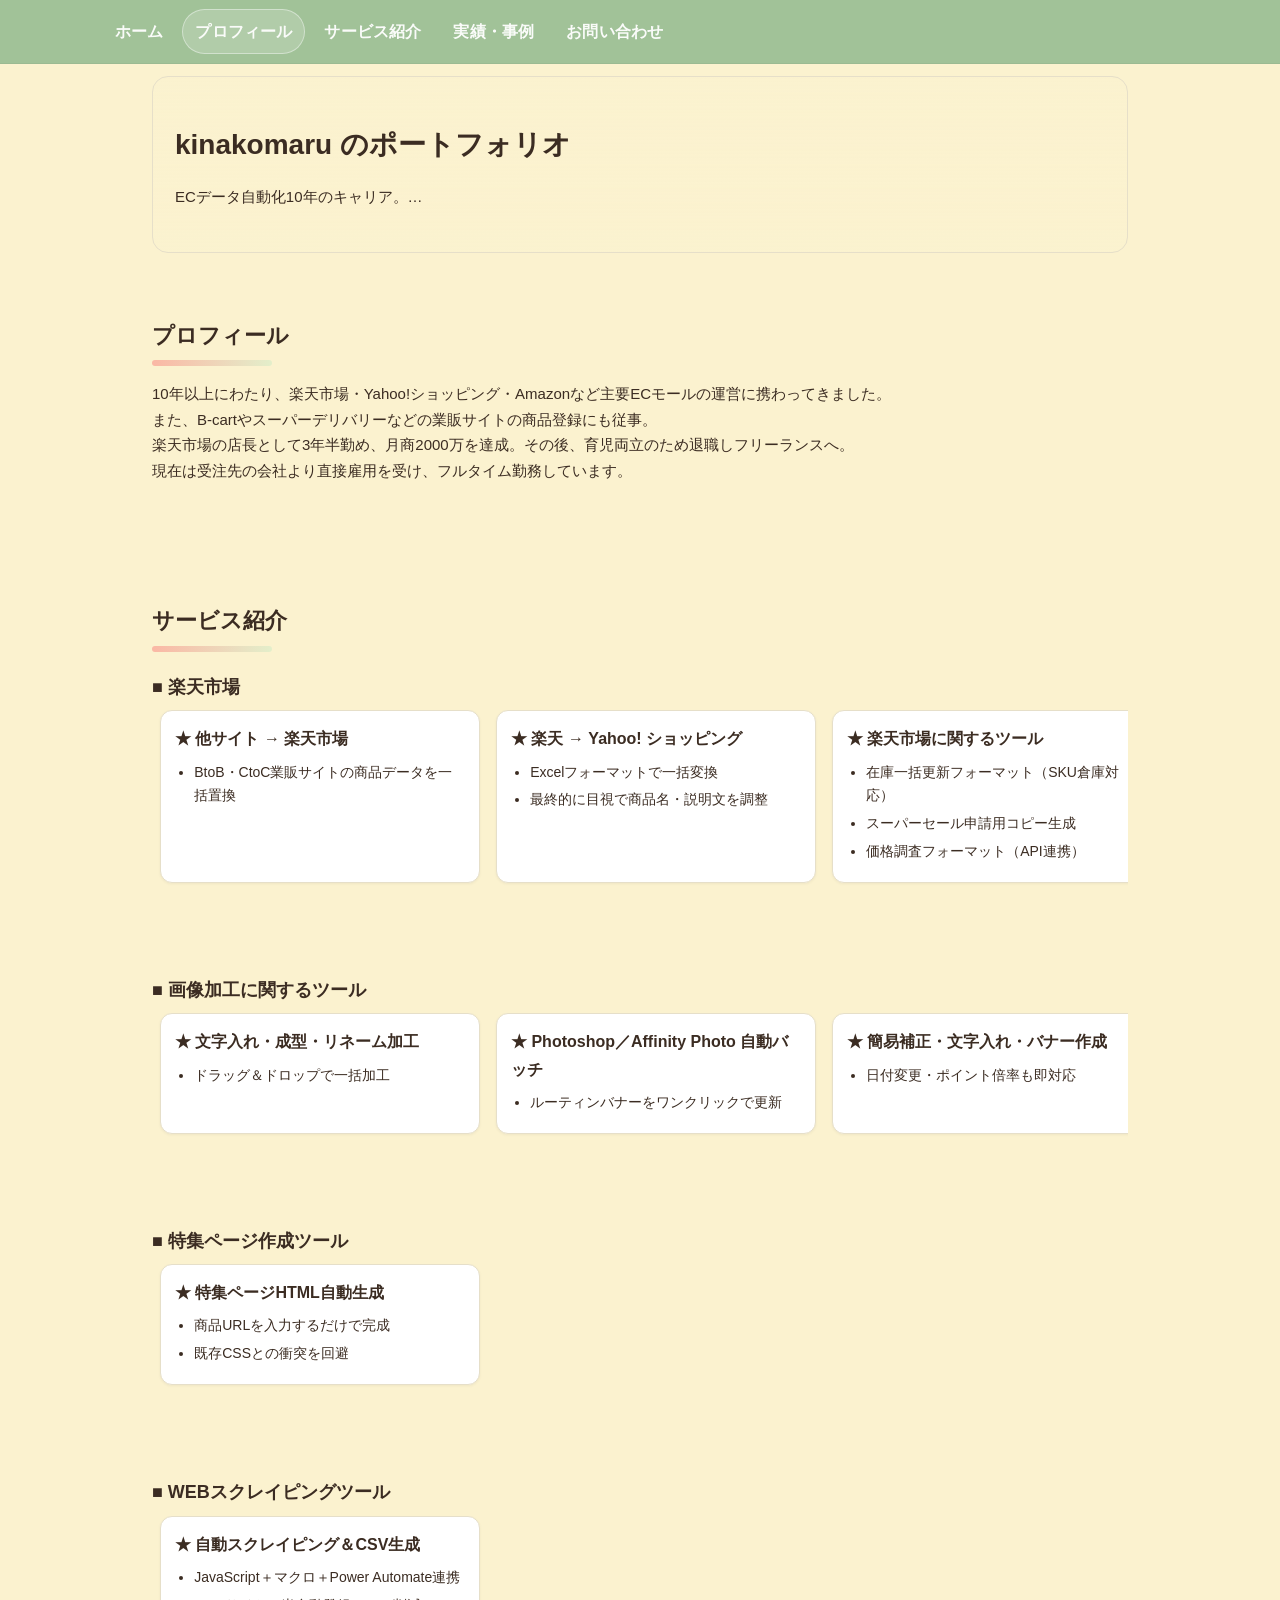
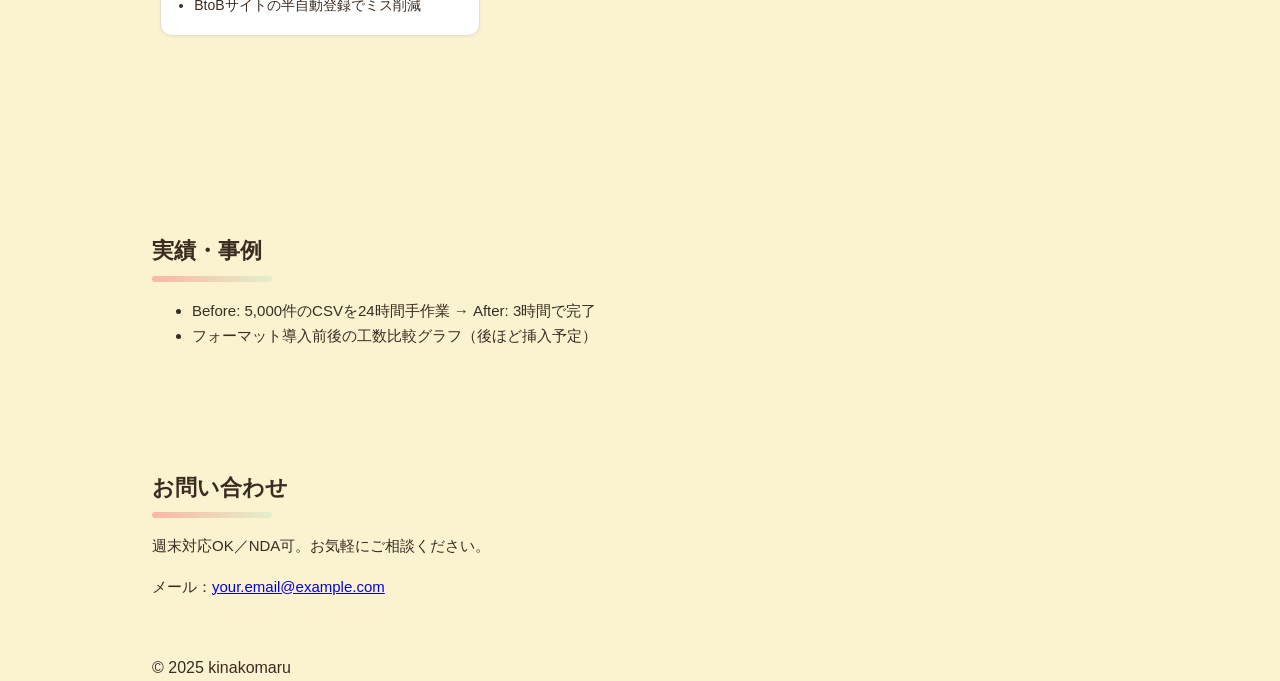
<file: index.html>
<!DOCTYPE html>
<html lang="ja">

<head>
    <meta charset="UTF-8">
    <title>HKのポートフォリオ</title>
    <link rel="stylesheet" href="style.css">
</head>
<body>
  <header class="site-header">
    <nav class="site-nav">
      <a href="#home">ホーム</a>
      <a href="#profile">プロフィール</a>
      <a href="#services">サービス紹介</a>
      <a href="#examples">実績・事例</a>
      <a href="#contact">お問い合わせ</a>
    </nav>
  </header>

  <main class="container">
    <section id="home">
      <h1>kinakomaru のポートフォリオ</h1>
      <p>ECデータ自動化10年のキャリア。…</p>
    </section>

  <!-- 2. プロフィール -->
  <section id="profile">
    <h2>プロフィール</h2>
    <p>
      10年以上にわたり、楽天市場・Yahoo!ショッピング・Amazonなど主要ECモールの運営に携わってきました。<br>
      また、B-cartやスーパーデリバリーなどの業販サイトの商品登録にも従事。<br>
      楽天市場の店長として3年半勤め、月商2000万を達成。その後、育児両立のため退職しフリーランスへ。<br>
      現在は受注先の会社より直接雇用を受け、フルタイム勤務しています。
    </p>
  </section>

  <!-- 3. サービス紹介 -->
  <section id="services">
    <h2>サービス紹介</h2>

    <!-- 楽天市場 -->
    <h3>■ 楽天市場</h3>
    <div class="horiz-scroll">
      <div class="item">
        <h4>★ 他サイト → 楽天市場</h4>
        <ul>
          <li>BtoB・CtoC業販サイトの商品データを一括置換</li>
        </ul>
      </div>
      <div class="item">
        <h4>★ 楽天 → Yahoo! ショッピング</h4>
        <ul>
          <li>Excelフォーマットで一括変換</li>
          <li>最終的に目視で商品名・説明文を調整</li>
        </ul>
      </div>
      <div class="item">
        <h4>★ 楽天市場に関するツール</h4>
        <ul>
          <li>在庫一括更新フォーマット（SKU倉庫対応）</li>
          <li>スーパーセール申請用コピー生成</li>
          <li>価格調査フォーマット（API連携）</li>
        </ul>
      </div>
      <div class="item">
        <h4>★ 楽天・Yahoo!販促業務</h4>
        <ul>
          <li>サイト更新・特集ページ作成</li>
          <li>レスポンシブメルマガ作成</li>
          <li>バナー設置・撤去／CSV登録／SEO調査／LINE配信</li>
        </ul>
      </div>
    </div>

    <!-- 画像加工ツール -->
    <h3>■ 画像加工に関するツール</h3>
    <div class="horiz-scroll">
      <div class="item">
        <h4>★ 文字入れ・成型・リネーム加工</h4>
        <ul>
          <li>ドラッグ＆ドロップで一括加工</li>
        </ul>
      </div>
      <div class="item">
        <h4>★ Photoshop／Affinity Photo 自動バッチ</h4>
        <ul>
          <li>ルーティンバナーをワンクリックで更新</li>
        </ul>
      </div>
      <div class="item">
        <h4>★ 簡易補正・文字入れ・バナー作成</h4>
        <ul>
          <li>日付変更・ポイント倍率も即対応</li>
        </ul>
      </div>
    </div>

    <!-- 特集ページ作成 -->
    <h3>■ 特集ページ作成ツール</h3>
    <div class="horiz-scroll">
      <div class="item">
        <h4>★ 特集ページHTML自動生成</h4>
        <ul>
          <li>商品URLを入力するだけで完成</li>
          <li>既存CSSとの衝突を回避</li>
        </ul>
      </div>
    </div>

    <!-- WEBスクレイピング -->
    <h3>■ WEBスクレイピングツール</h3>
    <div class="horiz-scroll">
      <div class="item">
        <h4>★ 自動スクレイピング＆CSV生成</h4>
        <ul>
          <li>JavaScript＋マクロ＋Power Automate連携</li>
          <li>BtoBサイトの半自動登録でミス削減</li>
        </ul>
      </div>
    </div>
  </section>

  <!-- 4. 実績・事例 -->
  <section id="examples">
    <h2>実績・事例</h2>
    <ul>
      <li>Before: 5,000件のCSVを24時間手作業 → After: 3時間で完了</li>
      <li>フォーマット導入前後の工数比較グラフ（後ほど挿入予定）</li>
    </ul>
  </section>

  <!-- 5. お問い合わせ -->
  <section id="contact">
    <h2>お問い合わせ</h2>
    <p>週末対応OK／NDA可。お気軽にご相談ください。</p>
    <p>メール：<a href="mailto:your.email@example.com">your.email@example.com</a></p>
  </section>

  <footer>
    &copy; 2025 kinakomaru
  </footer>
<script>
document.addEventListener('DOMContentLoaded', () => {
  const links = Array.from(document.querySelectorAll('.site-nav a'));
  const map = new Map(links.map(a => [a.getAttribute('href').replace('#',''), a]));
  const ids = ['home','profile','services','examples','contact'];
  const headerH = parseInt(getComputedStyle(document.documentElement).getPropertyValue('--header-h')) || 56;

  const obs = new IntersectionObserver(entries => {
    entries.forEach(e => {
      if (e.isIntersecting) {
        links.forEach(a => a.classList.remove('active'));
        const id = e.target.id;
        map.get(id)?.classList.add('active');
      }
    });
  }, { rootMargin: `-${headerH + 24}px 0px -60% 0px`, threshold: 0.01 });

  ids.forEach(id => { const el = document.getElementById(id); if (el) obs.observe(el); });
});
      </script></main>

</body>
</html>
</file>
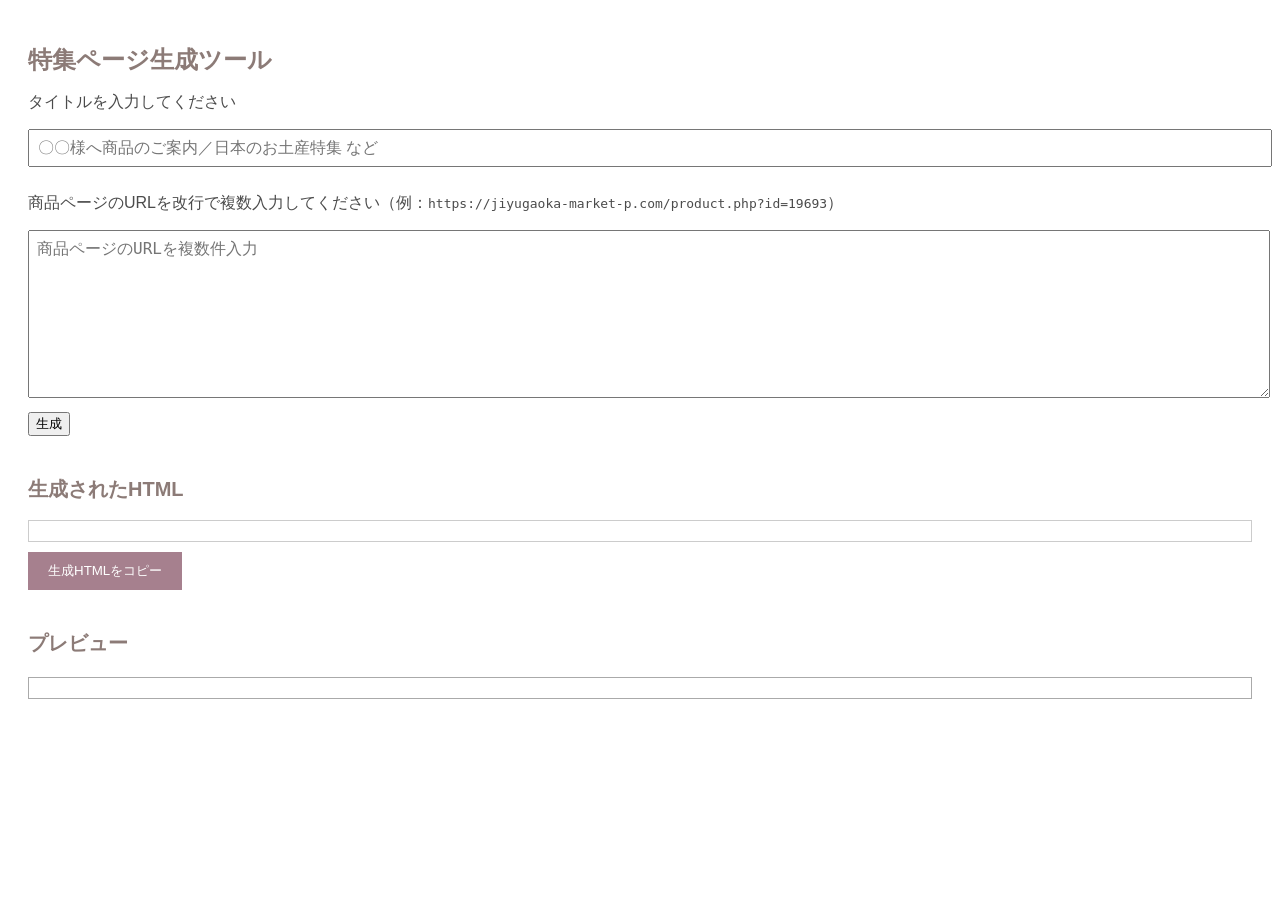
<file: pagetool.html>
<!DOCTYPE html>
<html lang="ja">

<head>
    <meta charset="UTF-8">
    <title>特集ページ生成ツール</title>
    <style>
        body {
            font-family: 'Hiragino Kaku Gothic ProN', 'Yu Gothic', sans-serif;
            padding: 20px;
            background-color: #ffffff;
            color: #4B4B4B;
        }

        textarea,
        input {
            width: 100%;
            font-size: 16px;
            margin-bottom: 10px;
            padding: 8px;
        }

        #inputUrls {
            height: 150px;
        }

        #output {
            border: 1px solid #ccc;
            padding: 10px;
            white-space: pre-wrap;
            background: #fff;
        }

        .fp-preview {
            border: 1px solid #aaa;
            padding: 10px;
            margin-top: 20px;
            background-color: #fff;
        }

        .fp-product {
            display: flex;
            flex-wrap: wrap;
            gap: 20px;
            margin-bottom: 30px;
            border: 1px solid #D9D1C7;
            padding: 10px;
            background-color: #fff;
        }

        .fp-product img {
            width: 100%;
            max-width: 240px;
            height: auto;
        }

        .fp-info {
            flex: 1;
            min-width: 200px;
        }

        .fp-highlight {
            background: #F2EDE4;
            border: 2px solid #D9B4BB;
        }

        .fp-simple-table {
            width: 100%;
            border-collapse: collapse;
            margin-top: 20px;
        }

        .fp-simple-table td {
            width: 33%;
            vertical-align: top;
            padding: 10px;
            text-align: center;
        }

        .fp-simple-table img {
            max-width: 100%;
            height: auto;
            display: block;
            margin: 0 auto 10px;
        }

        #recommend-block {
            margin-top: 40px;
            border: 1px solid #ccc;
            background: #fff;
            padding: 20px;
        }

        h1 {
            font-size: 24px;
            color: #8C7B77;
        }

        h2 {
            font-size: 20px;
            color: #8C7B77;
            margin-top: 40px;
        }

        #loading {
            color: #A6808E;
            font-weight: bold;
            margin-bottom: 10px;
        }

        #copyBtn {
            padding: 10px 20px;
            background-color: #A6808E;
            color: white;
            border: none;
            cursor: pointer;
            margin-top: 10px;
        }

    </style>
</head>

<body>

    <h1>特集ページ生成ツール</h1>
    <p>タイトルを入力してください</p>
    <input type="text" id="clientName" placeholder="〇〇様へ商品のご案内／日本のお土産特集 など">
    <p>商品ページのURLを改行で複数入力してください（例：<code>https://jiyugaoka-market-p.com/product.php?id=19693</code>）</p>
    <textarea id="inputUrls" placeholder="商品ページのURLを複数件入力"></textarea>
    <button onclick="generateHTML()">生成</button>
    <div id="loading" style="display: none;">生成中です…お待ちください。</div>

    <h2>生成されたHTML</h2>
    <div id="output"></div>
    <button id="copyBtn" onclick="copyToClipboard()">生成HTMLをコピー</button>

    <h2>プレビュー</h2>
    <div class="fp-preview" id="preview"></div>


    <script>
        function copyToClipboard() {
            const clientName = document.getElementById('clientName').value.trim() || '';
            const bodyContent = document.getElementById('output').textContent;
            const style = document.querySelector('style').outerHTML;
            const fullHTML = `<!DOCTYPE html>\n<html lang="ja">\n<head>\n<meta charset="UTF-8">\n<title>${clientName}</title>\n${style}\n</head>\n<body>\n${bodyContent}\n</body>\n</html>`;
            navigator.clipboard.writeText(fullHTML).then(() => {
                alert("HTML全文をコピーしました！");
            });
        }

        function generateProductHTML(product, index) {
            if (index < 3) {
                return `
<div class="fp-product fp-highlight">
  <div style="flex: 0 0 240px;">
    <img src="${product.img}" alt="${product.title}">
  </div>
  <div class="fp-info">
    <h2 style="font-size: 20px; color: #8C7B77;">${product.title}</h2>
    <p style="font-size: 14px; color: #4B4B4B;">${product.description}</p>
    <div style="display: flex; align-items: center; margin-top: 10px;">
      <p style="font-size: 16px; color: #A6808E; font-weight: bold; margin: 0;">${product.price}～</p>
      <a href="${product.url}" target="_blank" style="margin-left: 20px; padding: 8px 20px; background: #A6808E; color: #fff; text-decoration: none; display: inline-block;">商品ページはこちら</a>
    </div>
  </div>
</div>`;
            } else {
                return `
<td>
  <img src="${product.img}" alt="${product.title}">
  <span style="font-size: 14px; color: #8C7B77;">${product.title}</span><br>
  <span style="font-size: 13px; color: #A6808E;">${product.price}～</span>
</td>`;
            }
        }

        async function fetchProduct(url, index) {
            for (let attempt = 0; attempt < 2; attempt++) {
                try {
                    const proxyUrl = 'https://api.allorigins.win/get?url=' + encodeURIComponent(url);
                    const res = await fetch(proxyUrl);
                    const data = await res.json();
                    const html = data.contents;
                    const doc = new DOMParser().parseFromString(html, 'text/html');

                    const title = doc.querySelector('h1.__title')?.textContent.trim() || '';
                    const desc = doc.querySelector('div.__description')?.innerHTML.trim() || '';
                    const img = doc.querySelector('div.__main img')?.getAttribute('src') || '';
                    const price = doc.querySelector('dl.__custom--3 dd')?.textContent.trim() || '';

                    return generateProductHTML({
                        title,
                        description: desc,
                        img,
                        price,
                        url
                    }, index);
                } catch (e) {
                    if (attempt === 1) {
                        return `<!-- ${url} の情報取得に失敗しました -->`;
                    }
                }
            }
        }

        async function generateHTML() {
            document.getElementById('loading').style.display = 'block';

            const urls = document.getElementById('inputUrls').value.trim().split(/\n+/);
            if (!urls.length || (urls.length === 1 && urls[0] === '')) {
                alert("URLを入力してください");
                document.getElementById('loading').style.display = 'none';
                return;
            }

            const blocks = [];
            for (let i = 0; i < urls.length; i++) {
                const html = await fetchProduct(urls[i], i);
                blocks.push(html);
                await new Promise(resolve => setTimeout(resolve, 300));
            }

            const top3 = blocks.slice(0, 3).join('\n\n');
            let rest = '';
            if (blocks.length > 3) {
                const subItems = blocks.slice(3);
                const rows = [];
                for (let i = 0; i < subItems.length; i += 3) {
                    rows.push(`<tr>${subItems.slice(i, i + 3).join('\n')}</tr>`);
                }
                rest = `<table class="fp-simple-table">\n${rows.join('\n')}\n</table>`;
            }

            const clientName = document.getElementById('clientName').value.trim() || '';
            const headerHTML = `
<div style="padding: 20px; background-color: #fff8f5; border: 1px solid #D9B4BB; margin-bottom: 30px;">
  <h2 style="color: #8C7B77; font-size: 22px; margin-bottom: 10px;">${clientName}</h2>
  <p style="color: #A6808E; font-size: 15px;">
   　ここに簡単な説明文を入力してください。
  </p>
</div>`;

            const allHTML = headerHTML + '\n\n' + top3 + '\n\n' + rest;
            document.getElementById('output').textContent = allHTML;
            document.getElementById('preview').innerHTML = allHTML;
            document.getElementById('loading').style.display = 'none';
        }

    </script>

</body>

</html>
</file>
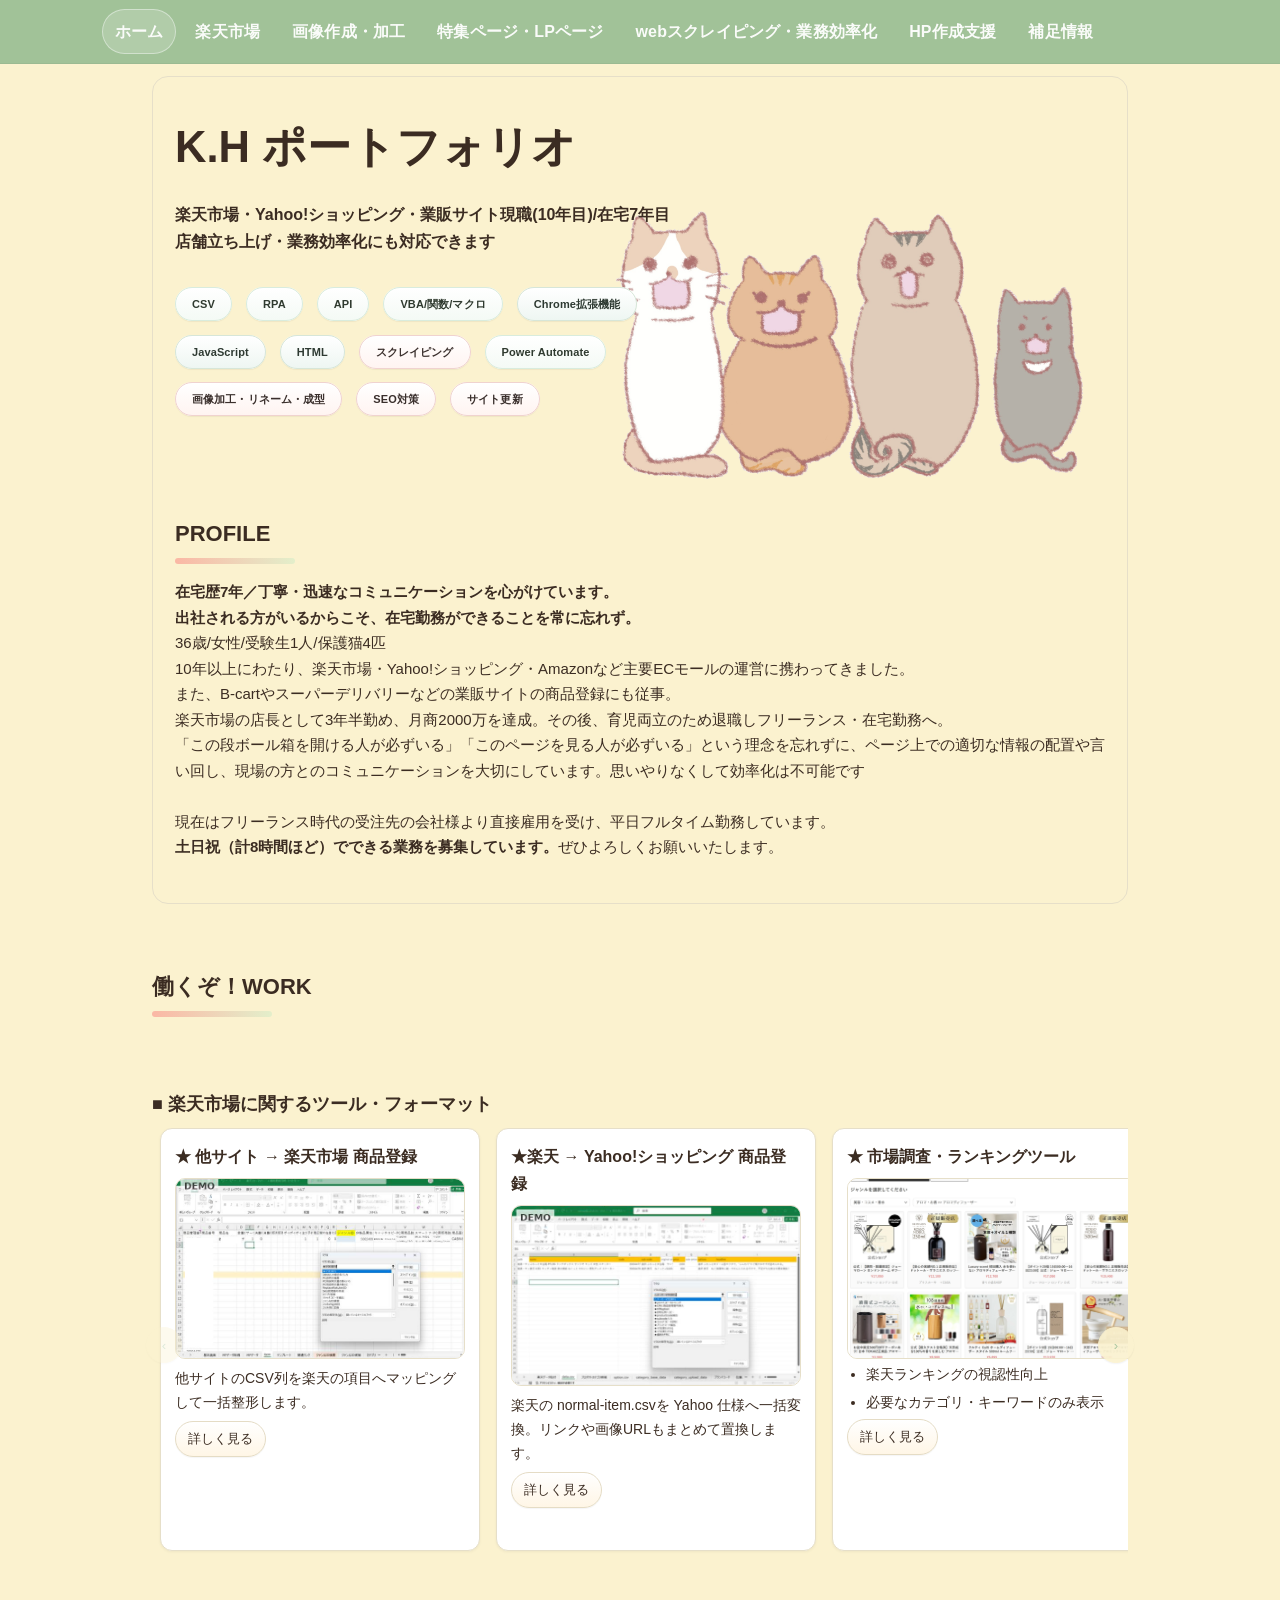
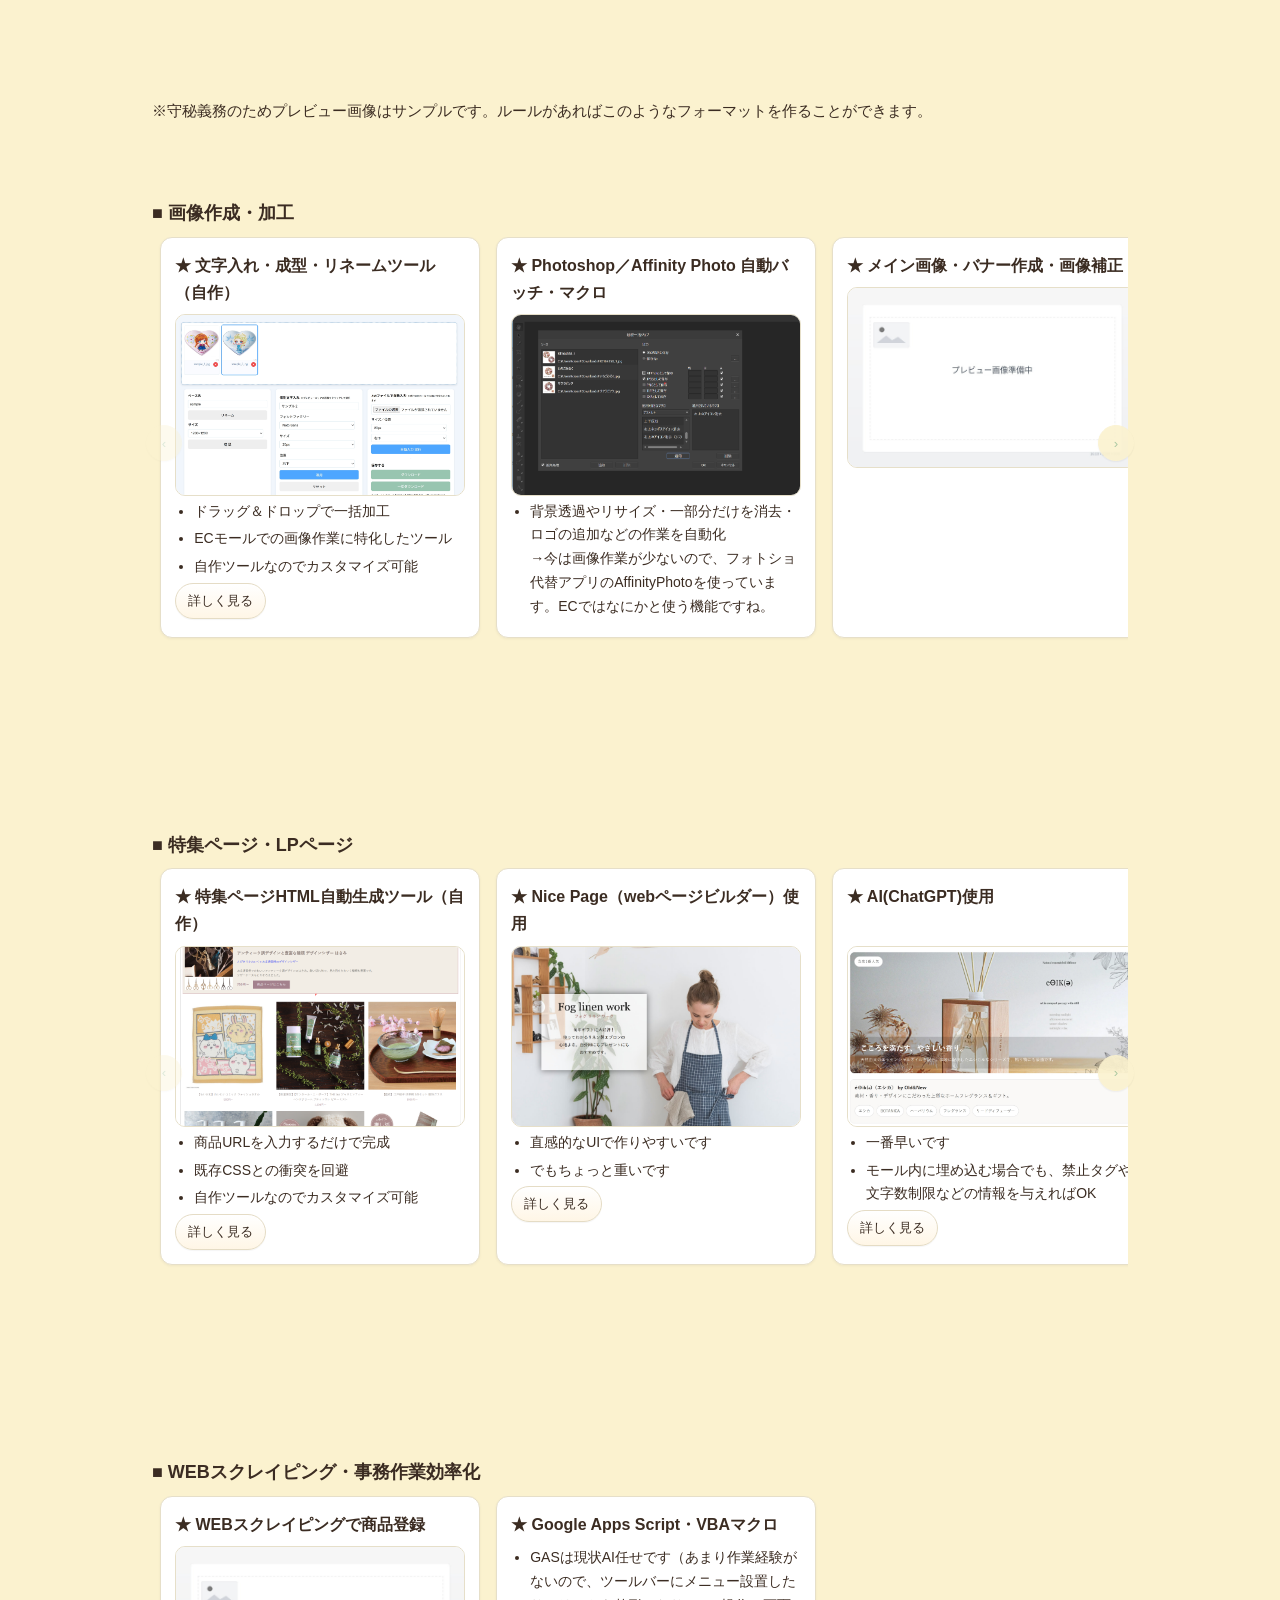
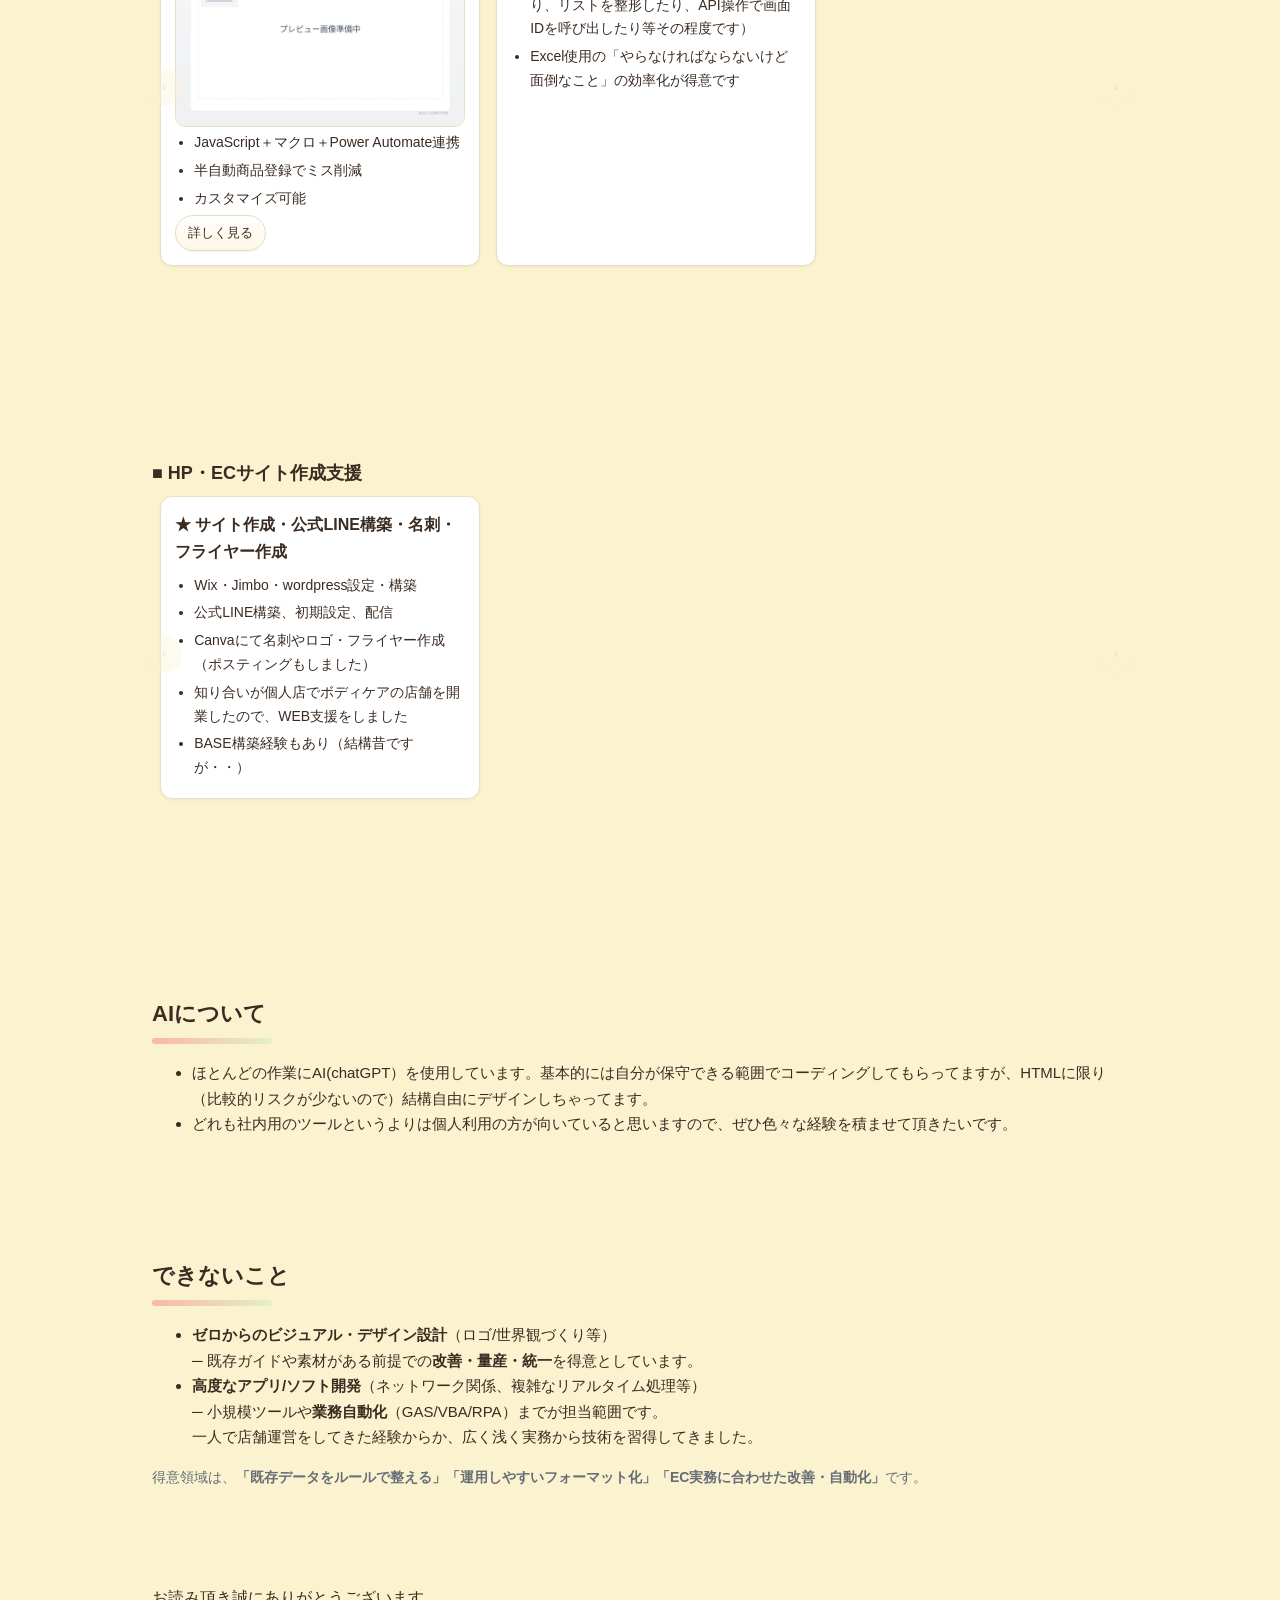
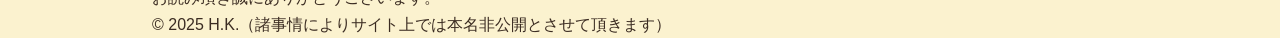
<file: portfolio.html>
<!DOCTYPE HTML>
<HTML lang="ja">

<head>
    <meta charset="UTF-8">
    <title>HKのポートフォリオ</title>
    <link rel="stylesheet" href="style.css">
    <meta name="viewport" content="width=device-width, initial-scale=1">

</head>

<body>
    <header class="site-header">
        <nav class="site-nav">
            <a href="#home">ホーム</a>
            <a href="#rakuten">楽天市場</a>
            <a href="#img">画像作成・加工</a>
            <a href="#lp">特集ページ・LPページ</a>
            <a href="#sc">webスクレイピング・業務効率化</a>
            <a href="#sc">HP作成支援</a>
            <a href="#examples">補足情報</a>
        </nav>
    </header>

    <main class="container">
        <section id="home">
            <div class="hero">
                <div class="hero__content">
                    <h1>K.H ポートフォリオ</h1>
                    <h4>楽天市場・Yahoo!ショッピング・業販サイト現職(10年目)/在宅7年目<br>店舗立ち上げ・業務効率化にも対応できます</h4>
                    <div class="cat-illustration">
                        <img src="angri-deka2.png" alt="猫のイラスト" />
                    </div>
                    <ul class="skills" aria-label="スキルセット">
                        <li><span class="chip" data-ico="CSV">CSV</span></li>
                        <li><span class="chip" data-ico="RPA">RPA</span></li>
                        <li><span class="chip" data-ico="API">API</span></li>
                        <li><span class="chip" data-ico="VBA">VBA/関数/マクロ</span></li>
                        <li><span class="chip" data-ico="CHR">Chrome拡張機能</span></li>
                        <li><span class="chip" data-ico="JS">JavaScript</span></li>
                        <li><span class="chip" data-ico="HTML">HTML</span></li>
                        <li><span class="chip" data-ico="SCR">スクレイピング</span></li>
                        <li><span class="chip" data-ico="PA">Power Automate</span></li>
                        <li><span class="chip chip--ghost" data-ico="IMG">画像加工・リネーム・成型</span></li>
                        <li><span class="chip chip--ghost" data-ico="SEO">SEO対策</span></li>
                        <li><span class="chip chip--ghost" data-ico="UPD">サイト更新</span></li>
                    </ul>

                    <!-- 背景はCSSで描画。imgは読み込みフォールバック用（任意） -->
                    <img class="hero__img" src="angri-deka2.png" alt="4匹の猫" />

                </div>
            </div>

            <!-- 2. プロフィール -->
            <h2>PROFILE</h2>
            <p>
                <b>在宅歴7年／丁寧・迅速なコミュニケーションを心がけています。<br>出社される方がいるからこそ、在宅勤務ができることを常に忘れず。</b><br>
                36歳/女性/受験生1人/保護猫4匹<br>
                10年以上にわたり、楽天市場・Yahoo!ショッピング・Amazonなど主要ECモールの運営に携わってきました。<br>
                また、B-cartやスーパーデリバリーなどの業販サイトの商品登録にも従事。<br>
                楽天市場の店長として3年半勤め、月商2000万を達成。その後、育児両立のため退職しフリーランス・在宅勤務へ。<br>
                「この段ボール箱を開ける人が必ずいる」「このページを見る人が必ずいる」という理念を忘れずに、ページ上での適切な情報の配置や言い回し、現場の方とのコミュニケーションを大切にしています。思いやりなくして効率化は不可能です<br><br>
                現在はフリーランス時代の受注先の会社様より直接雇用を受け、平日フルタイム勤務しています。<br>
                <b>土日祝（計8時間ほど）でできる業務を募集しています。</b>ぜひよろしくお願いいたします。
            </p>
        </section>

        <!-- 3. サービス紹介 -->
        <section id="services">
            <h2>働くぞ！WORK</h2>

            <!-- 楽天市場 -->
            <section id="rakuten">
                <h3>■ 楽天市場に関するツール・フォーマット</h3>
                <div class="horiz-scroll">
                    <div class="item">
                        <h4>★ 他サイト → 楽天市場 商品登録</h4>

                        <!-- Excelプレビュー（小） -->
                        <a class="thumb" href="#" data-dialog="dlg-rakuten-convert" aria-label="Excelプレビューを開く">
                            <img src="assets/modal-safe-640-watermark.jpg" alt="楽天用フォーマット（抜粋プレビュー）">
                        </a>

                        <p class="lead" style="margin:8px 0 6px; font-size:14px;">
                            他サイトのCSV列を楽天の項目へマッピングして一括整形します。
                        </p>

                        <ul>
                        </ul>

                        <button class="btn" data-dialog="dlg-rakuten-convert">詳しく見る</button>

                        <!-- モーダル本体 -->
                        <dialog id="dlg-rakuten-convert">
                            <article class="modal">
                                <header>他サイト → 楽天市場 変換フォーマット</header>
                                <div class="modal-body">
                                    <p style="margin-top:10px;">
                                        <a class="btn">CSV</a>
                                        <a class="btn">VBA/関数</a>
                                        <a class="btn">RPA</a>
                                        <a class="btn btn--ghost">画像加工・リネーム・成型</a>
                                        <a class="btn btn--ghost">SEO対策</a>
                                        <a class="btn btn--ghost">サイト更新</a>
                                    </p>
                                    <p>このフォーマットでやること：</p>
                                    <ul>
                                        <li>列マッピング：<code>仕入先CSV → 楽天item.csv列</code></li>
                                        <li>テキスト整形：禁止タグ除去、改行/スペース調整、正規表現置換</li>
                                        <li>画像：URLパターン差し替え、alt生成、枚数制御</li>
                                        <li>関連リンク・検索ワード・バナー挿入などの回遊導線設置</li>
                                        <li>現在はマルチタスクSKU・横軸のみですが他も対応可能</li>
                                    </ul>

                                    <!-- 拡大プレビュー画像 -->
                                    <img src="assets/modal-safe-640-watermark.jpg" alt="楽天用フォーマット（拡大プレビュー）" style="width:100%; height:auto; border:1px solid #eee; border-radius:10px;">

                                    <!-- 簡易メタ表（任意） -->
                                    <table class="meta">
                                        <tr>
                                            <th>入力</th>
                                            <td>仕入先CSV</td>
                                        </tr>
                                        <tr>
                                            <th>出力</th>
                                            <td>楽天 normal-item.csv（全項目/必要に応じた項目）</td>
                                        </tr>
                                        <tr>
                                            <th>手動作業</th>
                                            <td>商品名・キャッチコピー・ジャンルID・関連リンク等<br>
                                                自動挿入していますが適宜適切な値に修正します。</td>
                                        </tr>
                                        <tr>
                                            <th>作業時間</th>
                                            <td>
                                                目安：画像が揃っている場合：1画面あたり約20分（データ作成10分／アップロード待ち時間3〜4分／RMS上のカテゴリ設定・本番確認5分）。<br>
                                                ※現在担当しているサイトはデザイン改修要項が非常に多いため時間が掛かっています。商品説明文などの修正が少ない場合は一括で複数データを生成できます。
                                            </td>
                                        </tr>
                                    </table>


                                    <details style="margin-top:8px; margin-bottom:8px;">
                                        <summary>VBA処理ルール例を見る<br></summary>
                                        <ul style="margin-top:0px;">
                                            <li>楽天画面IDと元データの画面IDをリスト化</li>
                                            <li>power automateで元データを自動取得</li>
                                            <li>リストを参考にデータの土台を作る</li>
                                            <li>固定値を挿入（条件付き）</li>
                                            <li>自社品番を処理</li>
                                            <li>テンプレートの挿入</li>
                                            <li>商品名からジャンルIDを検索</li>
                                            <li>関連リンク・カテゴリバナー等の販促情報を挿入</li>
                                            <li>PC商品情報をスマホ用へ処理</li>
                                            <li>ロット数・メール便・スマホ用画像タグ制限などのエラーメッセージを表示</li>
                                        </ul>
                                        <p style="margin-top:8px; font-size:13px; color:#666;">
                                            ※ 土台が出来上がったら、商品名やキャッチコピーを楽天市場のサジェストやキーワード流入を参考に推敲します。
                                        </p>
                                    </details>
                                </div>
                                <footer>
                                    <button class="btn" data-close>閉じる</button>
                                </footer>
                            </article>
                        </dialog>
                    </div>

                    <!-- ★ 楽天 → Yahoo! ショッピングへのデータ置換（置き換え用：画像なしの枠だけ） -->
                    <div class="item">
                        <h4>★楽天 → Yahoo!ショッピング 商品登録</h4>

                        <!-- Excelプレビュー（小） -->
                        <a class="thumb" href="#" data-dialog="dlg-yahoo-convert" aria-label="Excelプレビューを開く">
                            <img src="assets/yahoo-modal-safe-640-watermark.jpg" alt="yahoo用フォーマット（抜粋プレビュー）">
                        </a>

                        <p class="lead" style="margin:8px 0 6px; font-size:14px;">
                            楽天の normal-item.csvを Yahoo 仕様へ一括変換。リンクや画像URLもまとめて置換します。
                        </p>
                        <ul>
                        </ul>

                        <button class="btn" data-dialog="dlg-yahoo-convert">詳しく見る</button>

                        <!-- モーダル本体（他サイト→楽天の構成と揃えています） -->
                        <dialog id="dlg-yahoo-convert">
                            <article class="modal">
                                <header>楽天 → Yahoo! ショッピング 変換フォーマット</header>
                                <div class="modal-body">
                                    <p style="margin-top:10px;">
                                        <a class="btn">CSV</a>
                                        <a class="btn">VBA/関数</a>
                                        <a class="btn">HTML置換</a>
                                        <a class="btn btn--ghost">SEO対策</a>
                                        <a class="btn btn--ghost">サイト更新</a>
                                    </p>

                                    <p>このフォーマットでやること：</p>
                                    <ul>
                                        <li>列マッピング：<code>normal-item.csv → data_add.csv</code></li>
                                        <li>HTML整形：禁止タグ除去、改行/スペースの正規化、全角/半角統一</li>
                                        <li>リンク変換：店舗内リンク・検索ワード付きURL・画像URLを Yahoo形式へ</li>
                                        <li>カテゴリ：辞書ベースで <code>product-category</code> とカテゴリパス付与（未マッチは要確認）</li>
                                        <li>バリエーション：<code>option.csv</code> に展開（オプション項目・バリエーション画像紐づけ対応）</li>
                                        <li>在庫quantity.csv作成</li>
                                    </ul>


                                    <!-- 拡大プレビュー画像 -->
                                    <img src="assets/yahoo-modal-safe-640-watermark.jpg" alt="Yahoo用フォーマット（拡大プレビュー）" style="width:100%; height:auto; border:1px solid #eee; border-radius:10px;">

                                    <table class="meta" style="margin-top:10px;">
                                        <tr>
                                            <th>入力</th>
                                            <td>Rakuten item.csv（+ 説明文HTML）</td>
                                        </tr>
                                        <tr>
                                            <th>出力</th>
                                            <td>Yahoo <code>data_add.csv</code> / <code>option.csv</code> / <code>quantity.csv</code></td>
                                        </tr>
                                        <tr>
                                            <th>手動作業</th>
                                            <td>商品名の語順・キャッチの微調整、カテゴリ例外対応、オプション文言の最終確認</td>
                                        </tr>
                                    </table>

                                    <details style="margin-top:8px; margin-bottom:8px;">
                                        <summary>VBA処理ルール例を見る</summary>
                                        <ul style="margin-top:6px;">
                                            <li>楽天独自タグ・スクリプトの除去／許容HTMLへ正規化</li>
                                            <li>全角/半角・改行・機種依存文字の統一</li>
                                            <li>店舗内リンク・検索URLを Yahoo ドメイン＋適切クエリへ変換</li>
                                            <li>画像URLのパターン置換</li>
                                            <li>カテゴリIDは辞書で変換、未マッチはフラグ化して確認</li>
                                            <li>オプションCSV、在庫CSV確認</li>
                                        </ul>
                                        <p style="margin-top:8px; font-size:13px; color:#666;">
                                            ※ 実案件では辞書（置換表）を別管理し、例外は随時追記して運用します。
                                        </p>
                                    </details>
                                </div>
                                <footer><button class="btn" data-close>閉じる</button></footer>
                            </article>
                        </dialog>
                    </div>
                    <div class="item">
                        <h4>★ 市場調査・ランキングツール</h4>

                        <!-- プレビュー（小） -->
                        <a class="thumb" href="#" data-dialog="dlg-price-tool" aria-label="Excelプレビューを開く">
                            <img src="assets/rakuten_pricetool.jpg" alt="市場調査ツール（抜粋プレビュー）">
                        </a>
                        <ul>
                            <li>楽天ランキングの視認性向上</li>
                            <li>必要なカテゴリ・キーワードのみ表示</li>
                        </ul>
                        <button class="btn" data-dialog="dlg-price-tool">詳しく見る</button>
                        <!-- モーダル本体 -->
                        <dialog id="dlg-price-tool">
                            <article class="modal">
                                <header>市場調査・ランキングツール</header>
                                <div class="modal-body">
                                    <p style="margin-top:10px;">
                                        <a class="btn">chrome拡張機能</a>
                                        <a class="btn">API</a>
                                        <a class="btn">JavaScript</a>
                                        <a class="btn">HTML</a>
                                    </p>
                                    <p>このツールの特徴：</p>
                                    <ul>
                                        <li>ランキング上位の確認や商材探し用に作りました</li>
                                        <li>店舗に特価した表示内容にカスタマイズ</li>
                                        <li>リスト表示で公式より見やすい（はず）</li>
                                        <li>特定のショップやメーカー、キーワードにも対応</li>
                                        <li>おすすめ順に表示されるので、「売れている商品」というより検索において評価が高い画面という認識で把握するとよい</li>
                                        <li>将来的にJANやメーカー品番での価格調査（平均値・最安値・特定店舗情報）にも対応予定</li>
                                    </ul>

                                    <!-- 拡大プレビュー画像 -->
                                    <img src="assets/rakuten_pricetool2.jpg" alt="価格調査ツール（拡大プレビュー）" style="width:100%; height:auto; border:1px solid #eee; border-radius:10px;">

                                    <!-- 補足 -->
                                    <p>chrome拡張機能のため、chrome／edgeのみ使用可能</p>
                                </div>
                                <footer>
                                    <button class="btn" data-close>閉じる</button>
                                </footer>
                            </article>
                        </dialog>

                    </div>
                    <div class="item">
                        <h4>★ 価格調査ツール（Excel）</h4>
                        <p class="thumb">
                            <img src="assets/pricesurvey.jpg" alt="市場調査ツール（抜粋プレビュー）">
                        </p>
                        <ul>
                            <li>API連携</li>
                            <li>→商品名やJANコードから自社価格、最安値、平均値、指定したショップの価格と送料をリスト化</li>
                            <li>更新用のCSVを生成（アップロードは手動で）</li>
                        </ul>
                    </div>
                    <div class="item">
                        <h4>★ 楽天市場に関するツール（Excel）</h4>
                        <ul>
                            <li>在庫一括更新フォーマット（SKU倉庫対応）</li>
                            <li>スーパーセール申請用コピー生成<br>→画面IDと割引率から申請用のデータを作成、SKU別にも対応（申請しないSKUは倉庫へ）</li>
                        </ul>
                    </div>
                    <div class="item">
                        <h4>★ 楽天・Yahoo!販促業務</h4>
                        <ul>
                            <li>サイト更新・特集ページ作成</li>
                            <li>コンテンツページ作成</li>
                            <li>レスポンシブメルマガ作成</li>
                            <li>バナー設置・撤去／CSV登録／SEO調査／LINE配信</li>
                            <li>バナー作成・案内文作成・画像作成・加工・文字入れ</li>
                            <li>PRR集計、統計</li>
                        </ul>
                    </div>
                </div>
            </section>
            <p class="text">※守秘義務のためプレビュー画像はサンプルです。ルールがあればこのようなフォーマットを作ることができます。</p>
            <!-- 画像加工ツール -->
            <section id="img">
                <h3>■ 画像作成・加工</h3>
                <div class="horiz-scroll">
                    <div class="item">
                        <h4>★ 文字入れ・成型・リネームツール（自作）</h4>

                        <!-- プレビュー（小） -->
                        <a class="thumb" href="#" data-dialog="dlg-img-tool" aria-label="Excelプレビューを開く">
                            <img src="assets/img_tool.jpg" alt="画像加工ツール（抜粋プレビュー）">
                        </a>
                        <ul>
                            <li>ドラッグ＆ドロップで一括加工</li>
                            <li>ECモールでの画像作業に特化したツール</li>
                            <li>自作ツールなのでカスタマイズ可能</li>
                        </ul>
                        <button class="btn" data-dialog="dlg-img-tool">詳しく見る</button>
                        <!-- モーダル本体 -->
                        <dialog id="dlg-img-tool">
                            <article class="modal">
                                <header>文字入れ・成型・リネームツール</header>
                                <div class="modal-body">
                                    <p style="margin-top:10px;">
                                        <a class="btn">JavaScript</a>
                                        <a class="btn">HTML</a>
                                        <a class="btn btn--ghost">画像加工・リネーム・成型</a>
                                    </p>
                                    <p>このツールでできること：</p>
                                    <ul>
                                        <li>ドラッグドロップでプレビューエリアへ移動</li>
                                        <li>ベース名登録でリネーム（AAAと登録するとAAA_1.jpg～の連番が振り分けられます）</li>
                                        <li>ドラッグドロップで画像並び替え：連番を更新</li>
                                        <li>任意の正方形サイズへ成型。元画像が長方形の場合は余白を自動追加で縦横比維持</li>
                                        <li>任意の位置に文字入れ。個別文字入れ、.txtまたはexlelファイルからから一括文字入れに対応</li>
                                    </ul>

                                    <!-- 拡大プレビュー画像 -->
                                    <img src="assets/img_tool.jpg" alt="画像加工ツール（拡大プレビュー）" style="width:100%; height:auto; border:1px solid #eee; border-radius:10px;">

                                    <!-- でもリンク -->
                                    <p><a href="https://kinakomaru.github.io/imgtool-ec.html" target="_blank" rel="noopener noreferrer">デモサイトはこちらから</a></p>
                                </div>
                                <footer>
                                    <button class="btn" data-close>閉じる</button>
                                </footer>
                            </article>
                        </dialog>

                    </div>
                    <div class="item">
                        <h4>★ Photoshop／Affinity Photo 自動バッチ・マクロ</h4>
                        <!-- プレビュー（小） -->
                        <div class="thumb"><img src="assets/img_job.png" alt="特集ページ生成ツール（抜粋プレビュー）"></div>
                        <ul>
                            <li>背景透過やリサイズ・一部分だけを消去・ロゴの追加などの作業を自動化<br>→今は画像作業が少ないので、フォトショ代替アプリのAffinityPhotoを使っています。ECではなにかと使う機能ですね。</li>
                        </ul>
                    </div>
                    <div class="item">
                        <h4>★ メイン画像・バナー作成・画像補正</h4>
                        <div class="thumb"><img src="assets/placeholder-preview-1280x800.jpg" alt="特集ページ生成ツール（抜粋プレビュー）"></div>
                    </div>
                </div>
            </section>

            <!-- 特集ページ作成 -->
            <section id="lp">
                <h3>■ 特集ページ・LPページ</h3>
                <div class="horiz-scroll">
                    <div class="item">
                        <h4>★ 特集ページHTML自動生成ツール（自作）</h4>
                        <!-- プレビュー（小） -->
                        <a class="thumb" href="#" data-dialog="dlg-page-tool" aria-label="Excelプレビューを開く">
                            <img src="assets/pagetool1.png" alt="特集ページ生成ツール（抜粋プレビュー）">
                        </a>
                        <ul>
                            <li>商品URLを入力するだけで完成</li>
                            <li>既存CSSとの衝突を回避</li>
                            <li>自作ツールなのでカスタマイズ可能</li>
                        </ul>
                        <button class="btn" data-dialog="dlg-page-tool">詳しく見る</button>

                        <!-- モーダル本体 -->
                        <dialog id="dlg-page-tool">
                            <article class="modal">
                                <header>特集ページ・LPページ作成</header>
                                <div class="modal-body">
                                    <p style="margin-top:10px;">
                                        <a class="btn">JavaScript</a>
                                        <a class="btn">HTML</a>
                                    </p>
                                    <p>このツールでやれること：</p>
                                    <ul>
                                        <li>商品URLを複数入力して生成ボタンを押すだけでHTML自動作成</li>
                                        <li>最初の３画面は注目アイテムレイアウト、以降はリスト表示に</li>
                                        <li>HTMLの設定を変えればほとんどのサイトに対応できます</li>

                                    </ul>

                                    <!-- 拡大プレビュー画像 -->
                                    <img src="assets/pagetool2.jpg" alt="ページツール（拡大プレビュー）" style="width:100%; height:auto; border:1px solid #eee; border-radius:10px;">

                                    <p>
                                        <a href="#" class="demo-link" data-dialog="dlg-makepage">デモ画面はこちらから</a>
                                    </p>
                                    <dialog id="dlg-makepage">
                                        <article class="modal">
                                            <header>特集ページHTML自動生成ツール（プレビュー）</header>
                                            <div class="modal-body">
                                                <figure class="preview--tall">
                                                    <img src="assets/makepage1.jpg" alt="特集ページHTML自動生成ツール（サンプル画面）" width="800" height="1600" loading="lazy" decoding="async">
                                                    <figcaption>情報保護のため画質を下げています</figcaption>
                                                </figure>
                                            </div>
                                            <footer><button class="btn" data-close>閉じる</button></footer>
                                        </article>
                                    </dialog>

                                </div>
                                <footer>
                                    <button class="btn" data-close>閉じる</button>
                                </footer>
                            </article>
                        </dialog>
                    </div>
                    <div class="item">
                        <h4>★ Nice Page（webページビルダー）使用</h4>
                        <!-- プレビュー（小） -->
                        <a class="thumb" href="#" data-dialog="dlg-nicepage" aria-label="Excelプレビューを開く">
                            <img src="assets/nicepage.jpg" alt="Nicepage（抜粋プレビュー）">
                        </a>
                        <ul>
                            <li>直感的なUIで作りやすいです</li>
                            <li>でもちょっと重いです</li>
                        </ul>
                        <button class="btn" data-dialog="dlg-nicepage">詳しく見る</button>

                        <!-- モーダル本体 -->
                        <dialog id="dlg-nicepage">
                            <article class="modal">
                                <header>特集ページ・LPページ作成</header>
                                <div class="modal-body">
                                    <p style="margin-top:10px;">
                                        <a class="btn">ノーコード</a>
                                        <a class="btn">画像作成（canva）</a>
                                    </p>
                                    <p>このツールでやれること：</p>
                                    <ul>
                                        <li>更新と保守が大変なので廃番や在庫切れの少ないロングセラー商品に向いています</li>
                                        <li>HTMLエクスポートもできますがややクセがあるので細かいカスタマイズには不向き</li>
                                        <li>サイト元のCSSとぶつかった場合の修正が大変なのでECモールで使用はgoldやトリプルなどの完全に独立できるページで使用した方がいいです</li>
                                        <li>アクセス解析にはやや不向き</li>
                                    </ul>

                                    <!-- 拡大プレビュー画像 -->
                                    <img src="assets/nicepage.jpg" alt="ページツール（拡大プレビュー）" style="width:100%; height:auto; border:1px solid #eee; border-radius:10px;">

                                    <!-- でもリンク -->
                                    <p>
                                        <a href="#" class="demo-link" data-dialog="dlg-nicepage1">デモ画面はこちらから</a>
                                    </p>
                                    <p>
                                        <a href="#" class="demo-link" data-dialog="dlg-nicepage2">デモ画面はこちらから</a>
                                    </p>

                                    <!-- nicepage1 -->
                                    <dialog id="dlg-nicepage1">
                                        <article class="modal">
                                            <header>nicepage使用LP1（プレビュー）</header>
                                            <div class="modal-body">
                                                <figure class="preview--tall">
                                                    <img src="assets/nicepage1.jpg" alt="特集ページHTML自動生成ツール（サンプル画面）" width="800" height="1600" loading="lazy" decoding="async">
                                                    <figcaption>情報保護のため画質を下げています</figcaption>
                                                </figure>
                                            </div>
                                            <footer><button class="btn" data-close>閉じる</button></footer>
                                        </article>
                                    </dialog>

                                    <!-- nicepage1 -->
                                    <dialog id="dlg-nicepage2">
                                        <article class="modal">
                                            <header>nicepage使用LP2（プレビュー）</header>
                                            <div class="modal-body">
                                                <figure class="preview--tall">
                                                    <img src="assets/nicepage2.jpg" alt="特集ページHTML自動生成ツール（サンプル画面）" width="800" height="1600" loading="lazy" decoding="async">
                                                    <figcaption>情報保護のため画質を下げています</figcaption>
                                                </figure>
                                            </div>
                                            <footer><button class="btn" data-close>閉じる</button></footer>
                                        </article>
                                    </dialog>

                                </div>
                                <footer>
                                    <button class="btn" data-close>閉じる</button>
                                </footer>
                            </article>
                        </dialog>
                    </div>
                    <div class="item">
                        <h4>★ AI(ChatGPT)使用</h4><br>
                        <!-- プレビュー（小） -->
                        <a class="thumb" href="#" data-dialog="dlg-chatgpt_page" aria-label="Excelプレビューを開く">
                            <img src="assets/chatgptpage.jpg" alt="Nicepage（抜粋プレビュー）">
                        </a>
                        <ul>
                            <li>一番早いです</li>
                            <li>モール内に埋め込む場合でも、禁止タグや文字数制限などの情報を与えればOK</li>
                        </ul>
                        <button class="btn" data-dialog="dlg-chatgpt_page">詳しく見る</button>

                        <!-- モーダル本体 -->
                        <dialog id="dlg-chatgpt_page">
                            <article class="modal">
                                <header> AI(ChatGPT)使用</header>
                                <div class="modal-body">
                                    <p style="margin-top:10px;">
                                        <a class="btn">ノーコード</a>
                                        <a class="btn">画像作成（canva）</a>
                                    </p>
                                    <p>AI生成のメリット：</p>
                                    <ul>
                                        <li>基本的には保守できる範囲でのコーディングにとどめていますが、HTMLは一番AI生成のリスクが少ないので積極的に活用していきたい。</li>
                                        <li>特集ページは個人ユーザーからのアクセスはあまり多くありませんが、ＰＣ閲覧の業務用や法人ユーザーからの閲覧を期待しています。</li>
                                        <li>しっかり作り込んで信頼度を高め、たくさん注文してほしいところです。</li>
                                    </ul>

                                    <!-- 拡大プレビュー画像 -->
                                    <img src="assets/chatgptpage.jpg" alt="ページツール（拡大プレビュー）" style="width:100%; height:auto; border:1px solid #eee; border-radius:10px;">

                                    <p>
                                        <a href="#" class="demo-link" data-dialog="dlg-gpt">デモ画面はこちらから</a>
                                    </p>

                                    <!-- nicepage1 -->
                                    <dialog id="dlg-gpt">
                                        <article class="modal">
                                            <header>chatGPT使用ページ（プレビュー）</header>
                                            <div class="modal-body">
                                                <figure class="preview--tall">
                                                    <img src="assets/chatgpt-page1.jpg" alt="chatGPT使用ページ（サンプル画面）" width="800" height="1600" loading="lazy" decoding="async">
                                                    <figcaption>情報保護のため画質を下げています</figcaption>
                                                </figure>
                                            </div>
                                            <footer><button class="btn" data-close>閉じる</button></footer>
                                        </article>
                                    </dialog>
                                </div>
                                <footer>
                                    <button class="btn" data-close>閉じる</button>
                                </footer>
                            </article>
                        </dialog>
                    </div>
                </div>
            </section>

            <!-- WEBスクレイピング -->
            <section id="sc">
                <h3>■ WEBスクレイピング・事務作業効率化</h3>
                <div class="horiz-scroll">
                    <div class="item">
                        <h4>★ WEBスクレイピングで商品登録</h4>
                        <!-- プレビュー（小） -->
                        <a class="thumb" href="#" data-dialog="dlg-auto_page" aria-label="Excelプレビューを開く">
                            <img src="assets/placeholder-preview-1280x800.jpg" alt="Nicepage（抜粋プレビュー）">
                        </a>
                        <ul>
                            <li>JavaScript＋マクロ＋Power Automate連携</li>
                            <li>半自動商品登録でミス削減</li>
                            <li>カスタマイズ可能</li>
                        </ul>
                        <button class="btn" data-dialog="dlg-auto_page">詳しく見る</button>

                        <!-- モーダル本体 -->
                        <dialog id="dlg-auto_page">
                            <article class="modal">
                                <header> AI(ChatGPT)使用</header>
                                <div class="modal-body">
                                    <p style="margin-top:10px;">
                                        <a class="btn">JavaScript</a>
                                        <a class="btn">HTML</a>
                                        <a class="btn">VBA/マクロ</a>
                                        <a class="btn">RPA</a>
                                        <a class="btn">CSV</a>
                                        <a class="btn">スクレイピング</a>
                                        <a class="btn">power automate</a>
                                    </p>
                                    <p>このツールでできること：</p>
                                    <ul>
                                        <li>WEB上の商品情報を採用できる場合、HTMLからアップロード用のCSVと紐づけて要素を取得、アップロードデータを作成します。</li>
                                        <li>価格などの計算もルールを組み込んで処理可能</li>
                                        <li>作業量が多くてもpower automate連動で半自動化</li>
                                        <li>スペック・価格リストなどがあればさらに正確になります</li>
                                        <li>保守との闘い</li>
                                    </ul>

                                    <!-- 拡大プレビュー画像 -->
                                    <img src="assets/placeholder-preview-1280x800.jpg" alt="ページツール（拡大プレビュー）" style="width:100%; height:auto; border:1px solid #eee; border-radius:10px;">

                                    <details style="margin-top:8px; margin-bottom:8px;">
                                        <summary>処理ルール例を見る<br></summary>
                                        <ul style="margin-top:0px;">
                                            <li>power automate実行、登録用リスト（.xlsx)にアクセス</li>
                                            <li>検索用のJANコードまたはメーカー品番を１つずつ取得</li>
                                            <li>メーカーサイトで検索→商品ページへ（ヒットしなければ中止かスキップを選ぶ）</li>
                                            <li>商品ページ内のHTML要素から紐づけた結果を表示（手動で修正可能）</li>
                                            <li>アップロード用のCSVへ貼付、確認と修正が終われば自社サイトへアップロードする</li>
                                            <li>次のループへ</li>
                                        </ul>
                                        <p style="margin-top:8px; font-size:13px; color:#666;">
                                            ※コピペなどの手動作業を極力減らしてミスなくす。<br>
                                            ※Aの場合はBなどの複合条件もpower automateかVBAで処理<br>
                                            ※時間と体力に余裕ができるので積極的に回遊の導線や商品名などに注力<br>
                                        </p>
                                    </details>
                                </div>
                                <footer>
                                    <button class="btn" data-close>閉じる</button>
                                </footer>
                            </article>
                        </dialog>
                    </div>

                    <div class="item">
                        <h4>★ Google Apps Script・VBAマクロ</h4>

                        <ul>
                            <li>GASは現状AI任せです（あまり作業経験がないので、ツールバーにメニュー設置したり、リストを整形したり、API操作で画面IDを呼び出したり等その程度です）</li>
                            <li>Excel使用の「やらなければならないけど面倒なこと」の効率化が得意です</li>
                        </ul>



                    </div>
                </div>
            </section>


            <!-- HP作成支援 -->
            <section id="hpec">
                <h3>■ HP・ECサイト作成支援</h3>
                <div class="horiz-scroll">
                    <div class="item">
                        <h4>★ サイト作成・公式LINE構築・名刺・フライヤー作成</h4>

                        <ul>
                            <li>Wix・Jimbo・wordpress設定・構築</li>
                            <li>公式LINE構築、初期設定、配信</li>
                            <li>Canvaにて名刺やロゴ・フライヤー作成（ポスティングもしました）</li>
                            <li>知り合いが個人店でボディケアの店舗を開業したので、WEB支援をしました</li>
                            <li>BASE構築経験もあり（結構昔ですが・・）</li>
                        </ul>



                    </div>
                </div>
            </section>
            <!-- 4. AI使用について -->
            <section id="examples">
                <h2>AIについて</h2>
                <ul>
                    <li>ほとんどの作業にAI(chatGPT）を使用しています。基本的には自分が保守できる範囲でコーディングしてもらってますが、HTMLに限り（比較的リスクが少ないので）結構自由にデザインしちゃってます。</li>
                    <li>どれも社内用のツールというよりは個人利用の方が向いていると思いますので、ぜひ色々な経験を積ませて頂きたいです。</li>
                </ul>
            </section>

            <!-- 置き換え：できないこと・守備範囲外 -->
            <section id="limits">
                <h2>できないこと</h2>
                <ul>
                    <li><strong>ゼロからのビジュアル・デザイン設計</strong>（ロゴ/世界観づくり等）<br>
                        ─ 既存ガイドや素材がある前提での<strong>改善・量産・統一</strong>を得意としています。</li>
                    <li><strong>高度なアプリ/ソフト開発</strong>（ネットワーク関係、複雑なリアルタイム処理等）<br>
                        ─ 小規模ツールや<strong>業務自動化</strong>（GAS/VBA/RPA）までが担当範囲です。<br>
                        一人で店舗運営をしてきた経験からか、広く浅く実務から技術を習得してきました。</li>
                </ul>

                <p class="note" style="margin-top:10px;color:#656d76;font-size:14px;">
                    得意領域は、<strong>「既存データをルールで整える」「運用しやすいフォーマット化」「EC実務に合わせた改善・自動化」</strong>です。
                </p>
            </section>

        </section>
        <footer>
            お読み頂き誠にありがとうございます。<br>
            &copy; 2025 H.K.（諸事情によりサイト上では本名非公開とさせて頂きます）
        </footer>
    </main>
    <!-- 上部で現在地を知らせるスクリプト -->
    <script>
        document.addEventListener('DOMContentLoaded', () => {
            const links = Array.from(document.querySelectorAll('.site-nav a'));
            const map = new Map(links.map(a => [a.getAttribute('href').replace('#', ''), a]));
            const ids = ['home', 'profile', 'services', 'examples', 'contact'];
            const headerH = parseInt(getComputedStyle(document.documentElement).getPropertyValue('--header-h')) || 56;

            const obs = new IntersectionObserver(entries => {
                entries.forEach(e => {
                    if (e.isIntersecting) {
                        links.forEach(a => a.classList.remove('active'));
                        const id = e.target.id;
                        map.get(id)?.classList.add('active');
                    }
                });
            }, {
                rootMargin: `-${headerH + 24}px 0px -60% 0px`,
                threshold: 0.01
            });

            ids.forEach(id => {
                const el = document.getElementById(id);
                if (el) obs.observe(el);
            });
        });

    </script>
    <!-- カードに関するスクリプト -->
    <script>
        document.addEventListener('DOMContentLoaded', () => {
            // #services 内の各 .horiz-scroll を自動でラップし、左右ボタンを付与
            const scrollers = Array.from(document.querySelectorAll('#services .horiz-scroll'));

            scrollers.forEach(scroller => {
                // ラッパ div.caro を作成して .horiz-scroll を包む（HTMLは手で直さなくてOK）
                const wrap = document.createElement('div');
                wrap.className = 'caro';
                scroller.parentNode.insertBefore(wrap, scroller);
                wrap.appendChild(scroller);

                // 近接 h3 の見出しテキスト（ボタンの aria-label 用）
                const h3 = wrap.previousElementSibling && wrap.previousElementSibling.tagName === 'H3' ?
                    wrap.previousElementSibling.textContent.trim() : 'サービス';

                // ボタン生成
                const prevBtn = document.createElement('button');
                prevBtn.className = 'caro-btn caro-prev';
                prevBtn.type = 'button';
                prevBtn.setAttribute('aria-label', h3 + '：前へ');
                prevBtn.textContent = '‹';

                const nextBtn = document.createElement('button');
                nextBtn.className = 'caro-btn caro-next';
                nextBtn.type = 'button';
                nextBtn.setAttribute('aria-label', h3 + '：次へ');
                nextBtn.textContent = '›';

                wrap.append(prevBtn, nextBtn);

                // スクロール量（ビューポートの約9割）
                const page = () => Math.max(1, Math.round(scroller.clientWidth * 0.9));

                // ボタン動作
                const goPrev = () => scroller.scrollBy({
                    left: -page(),
                    behavior: 'smooth'
                });
                const goNext = () => scroller.scrollBy({
                    left: page(),
                    behavior: 'smooth'
                });
                prevBtn.addEventListener('click', goPrev);
                nextBtn.addEventListener('click', goNext);

                // キーボード操作（フォーカス時：←/→/Home/End）
                scroller.tabIndex = 0; // フォーカス可能に
                scroller.addEventListener('keydown', (e) => {
                    if (e.key === 'ArrowRight') {
                        e.preventDefault();
                        goNext();
                    } else if (e.key === 'ArrowLeft') {
                        e.preventDefault();
                        goPrev();
                    } else if (e.key === 'Home') {
                        e.preventDefault();
                        scroller.scrollTo({
                            left: 0,
                            behavior: 'smooth'
                        });
                    } else if (e.key === 'End') {
                        e.preventDefault();
                        scroller.scrollTo({
                            left: scroller.scrollWidth,
                            behavior: 'smooth'
                        });
                    }
                });

                // 端まで来たらボタンを無効化（アクセシビリティ向上）
                const updateButtons = () => {
                    const max = scroller.scrollWidth - scroller.clientWidth - 1;
                    prevBtn.disabled = scroller.scrollLeft <= 0;
                    nextBtn.disabled = scroller.scrollLeft >= max;
                };
                scroller.addEventListener('scroll', updateButtons, {
                    passive: true
                });
                window.addEventListener('resize', updateButtons);
                updateButtons();
            });
        });

    </script>
    <!-- カード内のプレビューに関するスクリプト -->
    <script>
        document.addEventListener('DOMContentLoaded', () => {
            // dialog を開く
            document.body.addEventListener('click', (e) => {
                const openBtn = e.target.closest('[data-dialog]');
                if (openBtn) {
                    e.preventDefault();
                    const id = openBtn.getAttribute('data-dialog');
                    const dlg = document.getElementById(id);
                    if (dlg && typeof dlg.showModal === 'function') dlg.showModal();
                    return;
                }
                const closeBtn = e.target.closest('[data-close]');
                if (closeBtn) {
                    const dlg = closeBtn.closest('dialog');
                    if (dlg) dlg.close();
                }
            });

            // 背景クリックで閉じる
            document.querySelectorAll('dialog').forEach(dlg => {
                dlg.addEventListener('click', (e) => {
                    const rect = dlg.getBoundingClientRect();
                    const inDialog = (e.clientX >= rect.left && e.clientX <= rect.right &&
                        e.clientY >= rect.top && e.clientY <= rect.bottom);
                    if (!inDialog) dlg.close();
                });
            });
        });

    </script>

</body>

</HTML>
</file>
<file: style.css>
/* ===================== Cream Soda Theme — Full CSS ===================== */
/* Base tokens */
:root {
    --header-h: 64px;
    --gap: 16px;
    --radius: 12px;

    /* Cream soda palette */
    --soda: #A1C298;
    /* ヘッダー背景（ミント） */
    --cream: #FBF2CF;
    /* クリーム色（背景/ナビ文字/チップ台） */
    --cherry: #FA7070;
    /* 差し色（リンクActive等） */
    --leaf: #C6EBC5;
    /* アクセント（淡グリーン） */
    --leaf-deep: #7FAE89;
    /* 深めのグリーン */
    --ink: #3B2C22;
    /* こげ茶（本文） */
    --ink-soft: #574435;
    /* サブテキスト */
    --line: #E6DFC9;
    /* うすい境界線 */

    /* subtle pastels for sections */
    --rose-50: #F6ECEF;
    --rose-200: #E6C9D1;
    --mint-50: #EAF6EE;
    --mint-200: #C7E2CF;
    --mist-50: #EEF4F9;
    --mist-200: #C9D9EA;
}

/* Reset-ish */
* {
    box-sizing: border-box
}

html {
    scroll-behavior: smooth
}

body {
    margin: 0;
    font-family: -apple-system, "Segoe UI", "Hiragino Kaku Gothic ProN", "Yu Gothic", Meiryo, sans-serif;
    line-height: 1.7;
    color: var(--ink);
    background: var(--cream);
    /* ご指定：コンテンツ背景 */
}

/* ===================== Header / Global Nav ===================== */
.site-header {
    position: sticky;
    top: 0;
    z-index: 50;
    height: var(--header-h);
    background: var(--soda);
    /* ご指定：#A1C298 */
    border-bottom: 1px solid rgba(0, 0, 0, .04);
    display: flex;
    align-items: center;
    backdrop-filter: saturate(1.05);
    z-index: 10000;
}

.site-nav {
    width: 100%;
    max-width: 1100px;
    /* 1行維持＋中央寄せ */
    margin: 0 auto;
    padding: 0 12px;
    display: flex;
    gap: 6px;
    white-space: nowrap;
    flex-wrap: nowrap;
    overflow-x: auto;

}

/* Nav item */
.site-nav a {
    display: inline-block;
    color: #ffffff;
    /* ご指定：#FBF2CF */
    text-decoration: none;
    padding: 8px 12px;
    border-radius: 9999px;
    border: 1px solid transparent;
    font-weight: 600;
    letter-spacing: .01em;
    opacity: .95;
}

.site-nav a:hover,
.site-nav a:focus-visible {
    opacity: 1;
    outline: none;
    border-color: rgba(255, 255, 255, .35);
    background: rgba(255, 255, 255, .12);
}

.site-nav a.active {
    background: rgba(255, 255, 255, .18);
    border-color: rgba(255, 255, 255, .45);
}

/* Nav scrollbar：白塗り＋薄グレー枠（控えめ） */
.site-nav::-webkit-scrollbar {
    height: 6px
}

.site-nav::-webkit-scrollbar-track {
    background: transparent
}

.site-nav::-webkit-scrollbar-thumb {
    background: #fff;
    border: 1px solid #ccc;
    border-radius: 9999px;
}

.site-nav::-webkit-scrollbar-thumb:hover {
    border-color: #aaa
}

.site-nav {
    scrollbar-width: thin;
    scrollbar-color: #ccc #fff
}

/* ===================== Layout / Sections ===================== */
.container {
    max-width: 1000px;
    margin: 0 auto;
    padding: 0 12px
}

section {
    padding: 40px 0
}

/* Anchor offset for sticky header */
html {
    scroll-padding-top: calc(var(--header-h) + 12px)
}

section[id] {
    scroll-margin-top: calc(var(--header-h) + 12px)
}

/* Typography */
h1 {
    font-size: 28px;
    margin: 16px 0 8px
}

h2 {
    font-size: 22px;
    margin: 24px 0 12px;
    position: relative;
    color: var(--ink)
}

h3 {
    font-size: 18px;
    margin: 20px 0 8px;
    color: var(--ink)
}

h4 {
    font-size: 16px;
    margin: 16px 0 6px
}

p,
li {
    font-size: 15px;
    color: var(--ink)
}

/* Section underline with pastel sweep */
h2::after {
    content: "";
    display: block;
    width: 120px;
    height: 6px;
    margin-top: 6px;
    border-radius: 999px;
    opacity: .45;
    background: linear-gradient(90deg, var(--cherry), var(--leaf));
}

/* Hero card feel */
#home {
    background: linear-gradient(180deg, rgba(255, 255, 255, .55), rgba(255, 255, 255, .25));
    border: 1px solid var(--line);
    border-radius: 16px;
    padding: 18px 16px;
    margin-top: 12px;
}

/* ===================== Chips ===================== */
/* list reset */
.skills {
    display: flex;
    flex-wrap: wrap;
    gap: 22px 14px;
    margin: 35px 0 80px;
    padding: 0;
    list-style: none
}

.skills li {
    margin: 0
}

/* Base chip：やわらかクリーム＋薄影 */
.chip {
    padding: 10px 16px;
    font-size: 11px;
    font-weight: 600;
    letter-spacing: .01em;
    border-radius: 9999px;
    border: 1px solid #E9E1C9;
    background: linear-gradient(180deg, #fff, #FFF7E6);
    color: var(--ink);
    box-shadow: 0 1px 1px rgba(59, 44, 34, .06), inset 0 1px 0 rgba(255, 255, 255, .85);
    transition: transform .18s ease, box-shadow .18s ease, border-color .18s ease, background .18s ease;
}

.chip:hover {
    transform: translateY(-1px);
    box-shadow: 0 4px 14px rgba(59, 44, 34, .10);
    border-color: #E1D8BE;
}

.chip:active {
    transform: none;
    box-shadow: 0 1px 2px rgba(59, 44, 34, .08)
}

/* remove old pseudo */
.chip::before,
.chip[data-ico]::before {
    content: none !important;
    display: none !important
}

/* Color variants by category */
.chip[data-ico="CSV"],
.chip[data-ico="API"],
.chip[data-ico="RPA"],
.chip[data-ico="VBA"],
.chip[data-ico="PA"] {
    background: linear-gradient(180deg, #fff, #F4FAF5);
    border-color: #D9ECDD;
    color: #2F3A2F;
}

.chip[data-ico="JS"],
.chip[data-ico="HTML"],
.chip[data-ico="CHR"] {
    background: linear-gradient(180deg, #fff, #EEF6F2);
    border-color: #D7E6D8;
    color: #2E3A32;
}

.chip[data-ico="SCR"],
.chip[data-ico="IMG"],
.chip[data-ico="SEO"],
.chip[data-ico="UPD"] {
    background: linear-gradient(180deg, #fff, #FFF4F1);
    border-color: #F0D3CF;
    color: #3A2F2C;
}

/* ghost (サブ) */
.chip--ghost {
    background: linear-gradient(180deg, #FBF8EE, #F8F2E6);
    border-color: #EDE3CC;
    color: #5A4B3E;
}

/* ===================== Horizontal cards (services) ===================== */
#services .horiz-scroll {
    display: flex;
    gap: 16px;
    overflow-x: auto;
    overflow-y: hidden;
    padding: 0 8px 12px;
    margin-bottom: 80px;
    scroll-snap-type: x mandatory;
    scroll-padding-left: 8px;
    -webkit-overflow-scrolling: touch;
}

#services .horiz-scroll::-webkit-scrollbar {
    height: 8px
}

#services .horiz-scroll::-webkit-scrollbar-thumb {
    background: #e5e0d3;
    border-radius: 9999px
}

#services .horiz-scroll > .item {
    flex: 0 0 280px;
    scroll-snap-align: start;
    background: #fff;
    border: 1px solid var(--line);
    border-radius: 12px;
    padding: 14px;
    box-shadow: 0 1px 3px rgba(0, 0, 0, .05);
    transition: transform .18s ease, box-shadow .18s ease, border-color .18s ease;
}

@media (min-width:768px) {
    #services .horiz-scroll > .item {
        flex-basis: 320px
    }
}

#services .horiz-scroll > .item:hover {
    transform: translateY(-2px);
    box-shadow: 0 6px 18px rgba(59, 44, 34, .10);
    border-color: #D7E6D8;
}

#rakuten .horiz-scroll > .item:hover {
    border-color: #E6C9D1
}

#img .horiz-scroll > .item:hover {
    border-color: #D9CBE8
}

#lp .horiz-scroll > .item:hover {
    border-color: #C9D9EA
}

#sc .horiz-scroll > .item:hover {
    border-color: #C7E2CF
}

#services .item h4 {
    margin: 0 0 8px;
    font-size: 16px
}

#services .item ul {
    margin: 0;
    padding-left: 1.2em
}

#services .item li {
    margin: 4px 0;
    font-size: 14px
}

/* carousel buttons (JS wraps) */
.caro {
    position: relative
}

.caro .caro-btn {
    position: absolute;
    top: 50%;
    transform: translateY(-50%);
    width: 36px;
    height: 36px;
    display: grid;
    place-items: center;
    border: 1px solid var(--line);
    border-radius: 9999px;
    background: #fff;
    cursor: pointer;
    opacity: .9;
    user-select: none;
}

.caro .caro-btn:hover {
    opacity: 1
}

.caro .caro-prev {
    left: -6px
}

.caro .caro-next {
    right: -6px
}

.caro .caro-btn[disabled] {
    opacity: .3;
    pointer-events: none
}

/* Thumbs */
.item .thumb {
    border: 1px solid var(--line);
    border-radius: 10px;
    overflow: hidden;
    background: #fafafa;
    aspect-ratio: 16/10;
    display: block;
}

.item .thumb img {
    width: 100%;
    height: 100%;
    object-fit: cover;
    display: block
}

/* Buttons */
.btn {
    display: inline-block;
    padding: 8px 12px;
    border: 1px solid #E5DCC5;
    border-radius: 9999px;
    background: linear-gradient(180deg, #fff, #FFF6E6);
    color: var(--ink);
    cursor: pointer;
    text-decoration: none;
    box-shadow: 0 1px 0 rgba(255, 255, 255, .85) inset, 0 1px 1px rgba(0, 0, 0, .04);
}

.btn:hover {
    background: linear-gradient(180deg, #fff, #FFF0D5);
    box-shadow: 0 3px 8px rgba(59, 44, 34, .08)
}

.btn--ghost {
    background: transparent
}

/* Dialog (native) */
dialog {
    border: none;
    border-radius: 14px;
    padding: 0;
    max-width: 680px;
    width: calc(100% - 24px)
}

dialog::backdrop {
    background: rgba(0, 0, 0, .35)
}

.modal header {
    padding: 14px 16px;
    border-bottom: 1px solid var(--line);
    font-weight: 700
}

.modal .modal-body {
    padding: 16px;
    max-height: 80vh;
    overflow: auto
}

.modal footer {
    padding: 12px 16px;
    border-top: 1px solid var(--line);
    display: flex;
    gap: 8px;
    justify-content: flex-end
}

.modal .meta {
    width: 100%;
    border-collapse: collapse;
    margin: 10px 0
}

.modal .meta th,
.modal .meta td {
    border: 1px solid var(--line);
    padding: 6px 8px;
    text-align: left;
    font-size: 14px
}

/* Preview tall */
.preview--tall {
    max-width: min(820px, 100%);
    margin: 12px auto;
    text-align: center
}

.preview--tall img {
    display: block;
    width: 100%;
    height: auto;
    border: 1px solid var(--line);
    border-radius: 12px;
    box-shadow: 0 6px 18px rgba(0, 0, 0, .06);
}

.preview--tall figcaption {
    font-size: 12.5px;
    color: var(--ink-soft);
    margin-top: 6px
}

/* Accessibility */
.site-nav a:focus-visible {
    outline: 2px solid rgba(255, 255, 255, .7);
    outline-offset: 2px;
    border-radius: 8px
}

/* ===================== Mobile tweaks ===================== */
@media (max-width:768px) {
    :root {
        --header-h: 48px
    }

    .site-header {
        height: var(--header-h)
    }

    .site-nav {
        gap: 8px;
        padding: 8px 10px;
        -webkit-overflow-scrolling: touch;
        scrollbar-width: none;
        -webkit-mask-image: linear-gradient(to right, transparent 0, #000 24px, #000 calc(100% - 24px), transparent 100%);
        mask-image: linear-gradient(to right, transparent 0, #000 24px, #000 calc(100% - 24px), transparent 100%);
    }

    .site-nav::-webkit-scrollbar {
        display: none
    }

    .site-nav a {
        flex: 0 0 auto;
        padding: 7px 10px;
        font-size: 14px
    }
}

/* ===========================================================
   Cream Soda Scrollbars & Side(=cards) Navi Buttons — Complete
   =========================================================== */

/* ---- 1) Site Global Nav（横スクロール） ------------------ */
.site-nav::-webkit-scrollbar {
    height: 6px;
}

.site-nav::-webkit-scrollbar-track {
    background: transparent;
    border-radius: 9999px;
    /* クリーム色の枠線を疑似的に */
    box-shadow: inset 0 0 0 1px #FBF2CF;
}

.site-nav::-webkit-scrollbar-thumb {
    background: #A1C298;
    /* バー塗りつぶし＝ナビ背景 */
    border: 1px solid #FBF2CF;
    /* バー枠線＝クリーム */
    border-radius: 9999px;
}

.site-nav::-webkit-scrollbar-thumb:hover {
    background: #96BC90;
    /* ほんのり濃く */
}

.site-nav {
    scrollbar-width: thin;
    /* Firefox */
    scrollbar-color: #A1C298 transparent;
}

/* ---- 2) Services：横スクロール（カード列） ---------------- */
/* レイアウトは既存を維持。スクロールバーだけ上書き */
#services .horiz-scroll::-webkit-scrollbar {
    height: 8px;
}

#services .horiz-scroll::-webkit-scrollbar-track {
    background: transparent;
    border-radius: 9999px;
    box-shadow: inset 0 0 0 1px #FBF2CF;
    /* クリーム枠線 */
}

#services .horiz-scroll::-webkit-scrollbar-thumb {
    background: #A1C298;
    /* バー塗り */
    border: 1px solid #FBF2CF;
    /* バー枠 */
    border-radius: 9999px;
}

#services .horiz-scroll::-webkit-scrollbar-thumb:hover {
    background: #96BC90;
}

#services .horiz-scroll {
    scrollbar-width: thin;
    /* Firefox */
    scrollbar-color: #A1C298 transparent;
}

/* ◁ ▷ ナビボタン（サイドナビ） */
.caro .caro-btn {
    background: #FBF2CF;
    /* ボタン塗り＝クリーム */
    border: 1px solid #FBF2CF;
    /* ボタン枠＝クリーム */
    color: #A1C298;
    /* 矢印色＝ナビ背景と同系 */
    box-shadow: 0 1px 2px rgba(0, 0, 0, .06);
}

.caro .caro-btn:hover {
    filter: brightness(0.98);
    box-shadow: 0 2px 8px rgba(0, 0, 0, .10);
}

.caro .caro-btn[disabled] {
    opacity: .35;
}

/* ---- 3) Modal 本文（縦スクロール） ------------------------ */
dialog .modal-body::-webkit-scrollbar {
    width: 8px;
}

dialog .modal-body::-webkit-scrollbar-track {
    background: transparent;
    border-radius: 8px;
    box-shadow: inset 0 0 0 1px #FBF2CF;
    /* クリーム枠線 */
}

dialog .modal-body::-webkit-scrollbar-thumb {
    background: #A1C298;
    /* バー塗り */
    border: 1px solid #FBF2CF;
    /* バー枠 */
    border-radius: 8px;
}

dialog .modal-body::-webkit-scrollbar-thumb:hover {
    background: #96BC90;
}

dialog .modal-body {
    scrollbar-width: thin;
    /* Firefox */
    scrollbar-color: #A1C298 transparent;
}

/* ===== Hero (Cats on right, text on left) ===== */
#home {
    background: linear-gradient(180deg, rgba(251, 242, 207, .55), rgba(251, 242, 207, .35));
    border: 1px solid var(--line);
    border-radius: 16px;
    padding: 28px 22px;
    /* 既存より少し広め */
}

.hero {
    display: grid;
    grid-template-columns: 1.1fr 0.9fr;
    /* 左テキスト/右ビジュアル */
    align-items: center;
    gap: 24px;
    min-height: 360px;
    /* 目を惹く高さ */
    position: relative;
    overflow: hidden;
    z-index: 400;
}

/* 背景画像（右側） */
.hero::after {
    content: "";
    position: absolute;
    inset: 0 0 0 45%;
    /* 右側だけに背景を敷く */
    background:
        /*  radial-gradient(ellipse at 70% 70%, rgba(255, 255, 255, .75), rgba(255, 255, 255, 0) 55%),*/
        url("angri-deka2.png") right bottom / contain no-repeat;
    opacity: .95;
    pointer-events: none;
}

/* テキスト側 */
.hero__content {
    position: relative;
    z-index: 1;
}

.hero__content h1 {
    font-size: clamp(26px, 3.4vw, 44px);
    margin: 6px 0 14px;
}

.hero__content p {
    font-size: clamp(15px, 1.6vw, 20px);
    color: var(--ink);
}

/* 画像タグはフォールバック用（JS/CSS無効時） */
.hero__img {
    width: 100%;
    height: auto;
    display: none;
    /* 通常は非表示（CSS背景で描画） */
}

/* 小さめ画面：縦積み＆背景を薄く */
@media (max-width: 820px) {
    .hero {
        grid-template-columns: 1fr;
        min-height: 420px;
        padding-bottom: 120px;
    }

    .hero::after {
        inset: auto 0 0 0;
        /* 下側に配置 */
        background:
            radial-gradient(ellipse at 50% 20%, rgba(255, 255, 255, .75), rgba(255, 255, 255, 0) 60%),
            url("angri-deka2.png") center bottom / 520px auto no-repeat;
        opacity: .9;
    }
}

/* もっと小さい画面：文字の可読優先で背景を弱める */
@media (max-width: 520px) {
    .hero {
        min-height: 360px;
    }

    .hero::after {
        opacity: .8;
    }
}

/* 見出しの下線（既存仕様）との親和性維持 */
h2::after {
    background: linear-gradient(90deg, var(--cherry, #FA7070), var(--leaf, #C6EBC5));
}

/* ===== 既存skillsの間隔はそのまま（CSS本体に既定有り） ===== */

/* デフォルトでは非表示 */
.cat-illustration {
  display: none;
  text-align: center;
  margin-top: 24px;
}

.cat-illustration img {
  max-width: 80%;
  height: auto;
  opacity: 0.95;
}

/* レスポンシブ時に表示 */
@media (max-width: 768px) {
  .cat-illustration {
    display: block;
  }
}
</file>
